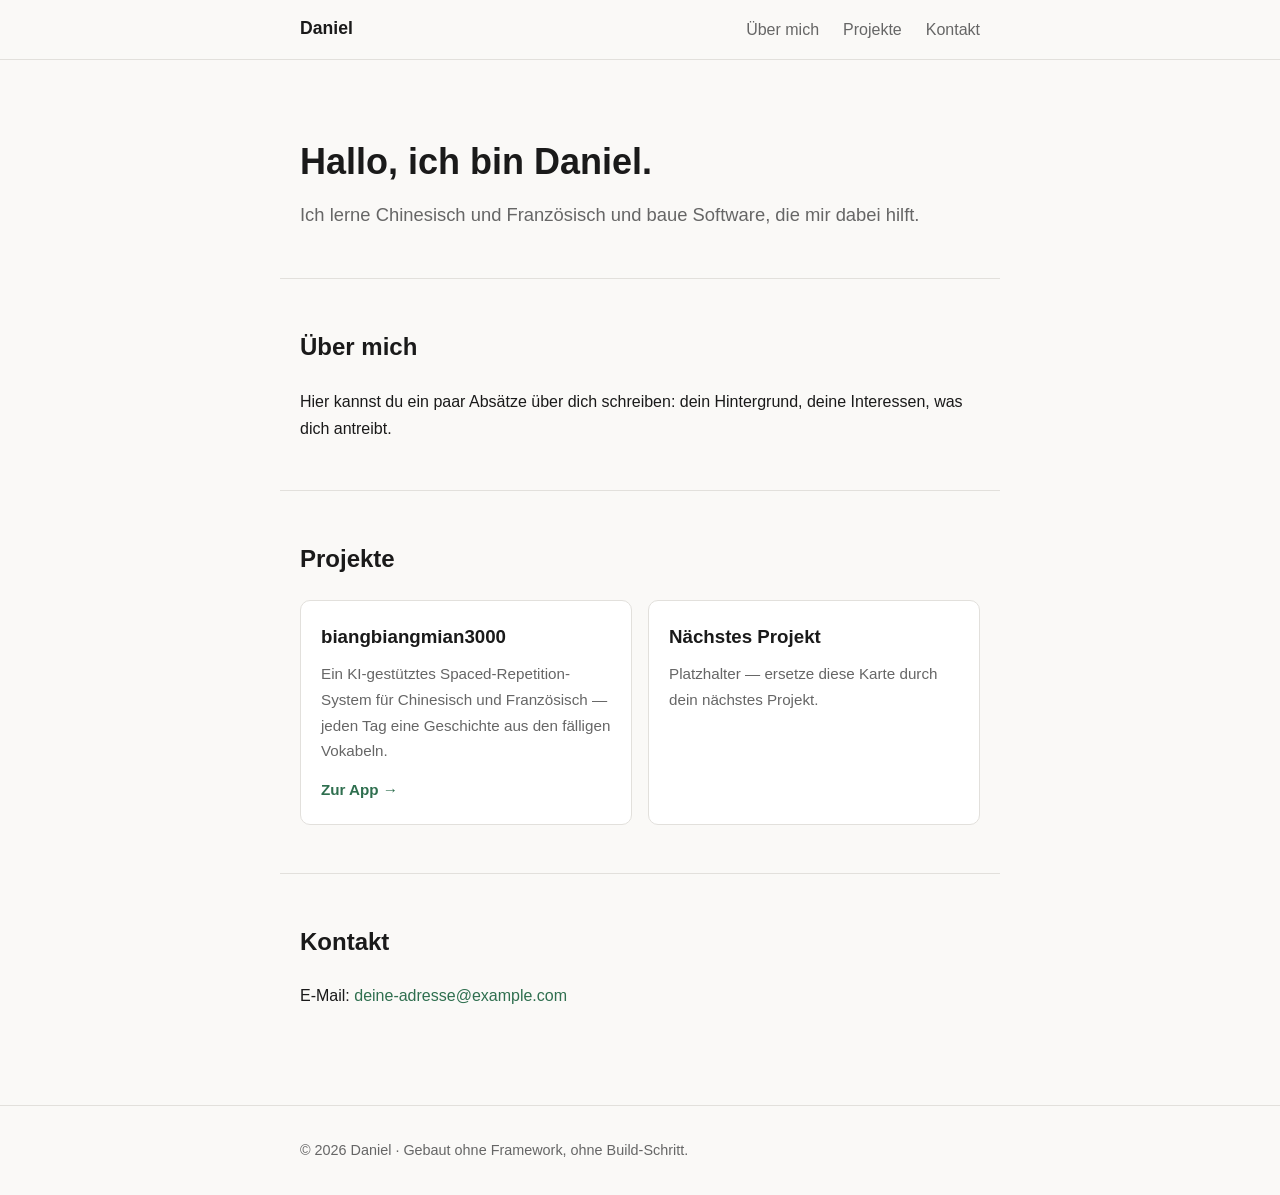
<file: homepage/index.html>
<!DOCTYPE html>
<html lang="de">
<head>
    <meta charset="UTF-8">
    <meta name="viewport" content="width=device-width, initial-scale=1.0">
    <title>Daniel — Persönliche Seite</title>
    <meta name="description" content="Persönliche Homepage von Daniel">
    <link rel="stylesheet" href="style.css">
    <!-- Favicon：一个内联 emoji，之后可以换成自己的图标文件 -->
    <link rel="icon" href="data:image/svg+xml,<svg xmlns=%22http://www.w3.org/2000/svg%22 viewBox=%220 0 100 100%22><text y=%22.9em%22 font-size=%2290%22>🏔️</text></svg>">
</head>
<body>

    <!-- ===== 顶部导航 ===== -->
    <header class="site-header">
        <nav class="nav container">
            <a href="/" class="nav-logo">Daniel</a>
            <ul class="nav-links">
                <li><a href="#about">Über mich</a></li>
                <li><a href="#projects">Projekte</a></li>
                <li><a href="#contact">Kontakt</a></li>
            </ul>
        </nav>
    </header>

    <main>

        <!-- ===== Hero：访客看到的第一屏 ===== -->
        <section class="hero container">
            <h1>Hallo, ich bin Daniel.</h1>
            <p class="hero-subtitle">
                <!-- 在这里用一两句话介绍自己：你是谁、你在做什么 -->
                Ich lerne Chinesisch und Französisch und baue Software, die mir dabei hilft.
            </p>
        </section>

        <!-- ===== 关于我 ===== -->
        <section id="about" class="section container">
            <h2>Über mich</h2>
            <p>
                <!-- 占位内容——替换成你自己的介绍 -->
                Hier kannst du ein paar Absätze über dich schreiben: dein Hintergrund,
                deine Interessen, was dich antreibt.
            </p>
        </section>

        <!-- ===== 项目 ===== -->
        <section id="projects" class="section container">
            <h2>Projekte</h2>
            <div class="card-grid">
                <!-- 每个项目一张卡片；复制 <article> 块即可添加新项目 -->
                <article class="card">
                    <h3>biangbiangmian3000</h3>
                    <p>Ein KI-gestütztes Spaced-Repetition-System für Chinesisch und Französisch —
                       jeden Tag eine Geschichte aus den fälligen Vokabeln.</p>
                    <a href="https://powerdaniel3000.duckdns.org" class="card-link">Zur App →</a>
                </article>
                <article class="card">
                    <h3>Nächstes Projekt</h3>
                    <p>Platzhalter — ersetze diese Karte durch dein nächstes Projekt.</p>
                </article>
            </div>
        </section>

        <!-- ===== 联系方式 ===== -->
        <section id="contact" class="section container">
            <h2>Kontakt</h2>
            <p>
                <!-- 想公开哪个联系方式就写哪个；不想公开就删掉整个 section -->
                E-Mail: <a href="mailto:deine-adresse@example.com">deine-adresse@example.com</a>
            </p>
        </section>

    </main>

    <footer class="site-footer">
        <div class="container">
            <p>© <span id="year">2026</span> Daniel · Gebaut ohne Framework, ohne Build-Schritt.</p>
        </div>
    </footer>

    <script src="script.js"></script>
</body>
</html>
</file>
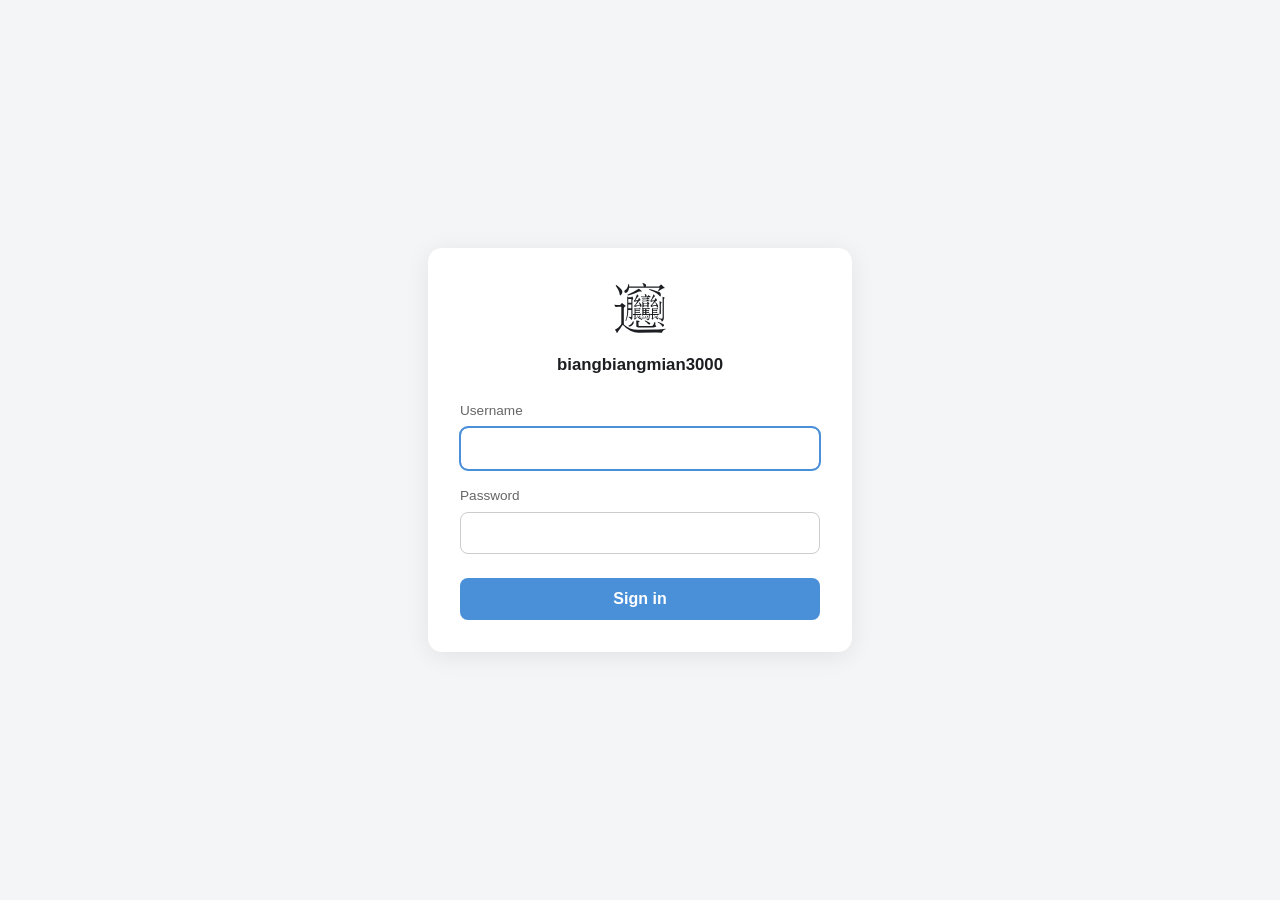
<file: static/login.html>
<!DOCTYPE html>
<html lang="en">
<head>
<meta charset="utf-8">
<meta name="viewport" content="width=device-width, initial-scale=1, viewport-fit=cover">
<title>biangbiangmian3000 — Login</title>
<link rel="icon" href="/static/logo.svg" type="image/svg+xml">
<link rel="apple-touch-icon" href="/static/logo.svg">
<style>
  :root { color-scheme: light dark; }
  body {
    margin: 0; min-height: 100vh;
    display: flex; align-items: center; justify-content: center;
    font: 16px/1.5 -apple-system, BlinkMacSystemFont, "Segoe UI", sans-serif;
    background: #f4f5f7; color: #1c1e21;
  }
  .card {
    width: min(360px, calc(100vw - 3rem));
    padding: 2rem; border-radius: 14px;
    background: #fff; box-shadow: 0 4px 24px rgba(0,0,0,.08);
  }
  /* 应用名 19 个字符，1.25rem 粗体在 360px 的卡片里会换行，故缩到 1.05rem。 */
  h1 { margin: 0 0 1.5rem; font-size: 1.05rem; text-align: center; }
  /* 𰻞 标志（#780）：img 引用 SVG，配色由 logo.svg 内部的 prefers-color-scheme
     处理，与本页上面那组暗色规则一致（卡片背景深 → 字形转白）。 */
  .logo { display: block; width: 56px; height: 56px; margin: 0 auto 1rem; }
  label { display: block; margin-bottom: 1rem; font-size: .85rem; color: #666; }
  input {
    display: block; width: 100%; box-sizing: border-box;
    margin-top: .35rem; padding: .7rem .8rem;
    font-size: 1rem; color: inherit;
    border: 1px solid #ccc; border-radius: 8px; background: #fff;
  }
  input:focus { outline: 2px solid #4a90d9; outline-offset: -1px; border-color: #4a90d9; }
  button {
    width: 100%; padding: .75rem; margin-top: .5rem;
    font-size: 1rem; font-weight: 600; color: #fff;
    background: #4a90d9; border: 0; border-radius: 8px; cursor: pointer;
  }
  button:active { background: #3b76b3; }
  .error {
    margin: 0 0 1rem; padding: .6rem .8rem; border-radius: 8px;
    font-size: .85rem; color: #a3232b; background: #fdecee;
  }
  @media (prefers-color-scheme: dark) {
    body { background: #16181c; color: #e6e6e6; }
    .card { background: #232629; box-shadow: none; }
    label { color: #9aa0a6; }
    input { background: #1a1c1f; border-color: #3a3d42; }
    .error { color: #ff9ba1; background: #3a2326; }
  }
</style>
</head>
<body>
  <main class="card">
    <img class="logo" src="/static/logo.svg" alt="" width="56" height="56">
    <h1>biangbiangmian3000</h1>
    <!-- Rendered server-side: the placeholder below is replaced with an error
         banner when ?error=1, and removed otherwise (see main.py). -->
    <!--ERROR-->
    <!-- Both fields with explicit autocomplete tokens are what makes iOS
         Keychain / Safari offer to save and later autofill the password —
         the whole reason this form exists instead of HTTP Basic Auth (#666). -->
    <form method="post" action="/login">
      <label>Username
        <input type="text" name="username" autocomplete="username"
               autocapitalize="none" autocorrect="off" spellcheck="false" required autofocus>
      </label>
      <label>Password
        <input type="password" name="password" autocomplete="current-password" required>
      </label>
      <button type="submit">Sign in</button>
    </form>
  </main>
</body>
</html>
</file>
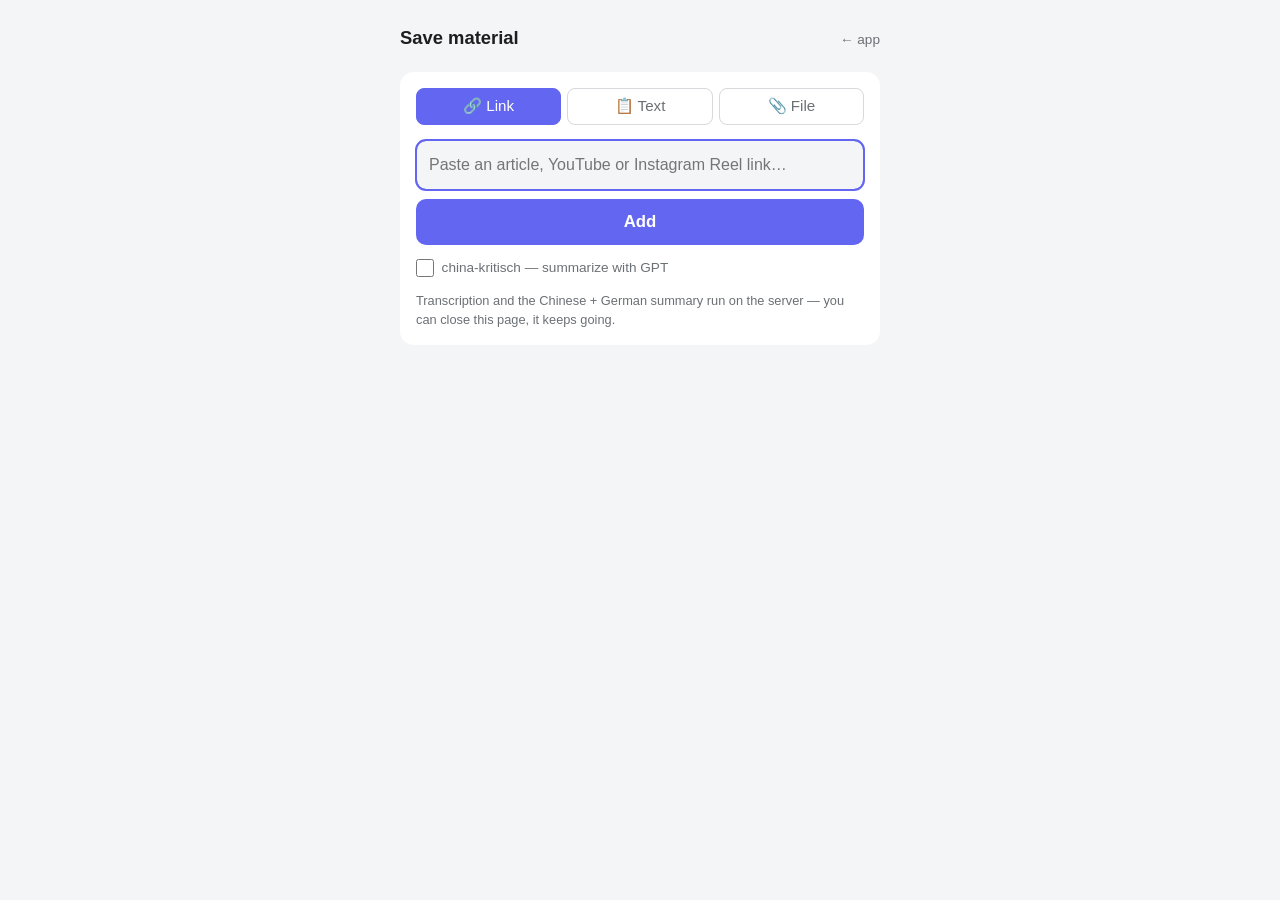
<file: static/save.html>
<!DOCTYPE html>
<html lang="en">
<head>
<meta charset="utf-8">
<meta name="viewport" content="width=device-width, initial-scale=1, viewport-fit=cover">
<title>Save material</title>
<link rel="icon" href="/static/logo.svg" type="image/svg+xml">
<link rel="apple-touch-icon" href="/static/logo.svg">
<!-- Saved to the iPhone home screen this opens without Safari's chrome (#681). -->
<meta name="apple-mobile-web-app-capable" content="yes">
<meta name="apple-mobile-web-app-title" content="Save">
<meta name="theme-color" content="#6366f1">
<style>
  :root { color-scheme: light dark; --bg:#f4f5f7; --card:#fff; --fg:#1c1e21; --muted:#6b7075;
          --line:#d7d9dd; --accent:#6366f1; --ok:#1f7a44; --err:#a3232b;
          --ok-bg:#e6f4ec; --err-bg:#fdecee; }
  @media (prefers-color-scheme: dark) {
    :root { --bg:#16181c; --card:#232629; --fg:#e6e6e6; --muted:#9aa0a6;
            --line:#3a3d42; --ok:#6ed49b; --err:#ff9ba1;
            --ok-bg:#1d3328; --err-bg:#3a2326; }
  }
  * { box-sizing: border-box; }
  body {
    margin: 0; min-height: 100vh; padding: 1.5rem 1rem calc(1.5rem + env(safe-area-inset-bottom));
    font: 16px/1.5 -apple-system, BlinkMacSystemFont, "Segoe UI", sans-serif;
    background: var(--bg); color: var(--fg);
  }
  main { max-width: 480px; margin: 0 auto; }
  header { display: flex; align-items: baseline; justify-content: space-between; margin-bottom: 1.25rem; }
  h1 { margin: 0; font-size: 1.15rem; }
  header a { color: var(--muted); font-size: .85rem; text-decoration: none; }
  .card { padding: 1rem; border-radius: 14px; background: var(--card); }
  .tabs { display: flex; gap: .4rem; margin-bottom: .9rem; }
  .tabs button {
    flex: 1; padding: .55rem; font-size: .95rem; color: var(--muted);
    background: transparent; border: 1px solid var(--line); border-radius: 8px; cursor: pointer;
  }
  .tabs button[aria-pressed=true] { color: #fff; background: var(--accent); border-color: var(--accent); }
  input[type=text], textarea {
    display: block; width: 100%; padding: .75rem;
    /* iOS zooms the page in when a focused field is under 16px */
    font: inherit; font-size: 1rem; color: inherit;
    border: 1px solid var(--line); border-radius: 10px; background: var(--bg);
  }
  input[type=text]:focus, textarea:focus { outline: 2px solid var(--accent); outline-offset: -1px; border-color: var(--accent); }
  textarea { min-height: 9rem; resize: vertical; margin-top: .5rem; }
  button.go {
    width: 100%; padding: .8rem; margin-top: .6rem;
    font-size: 1.05rem; font-weight: 600;
    color: #fff; background: var(--accent); border: 0; border-radius: 10px; cursor: pointer;
  }
  button.go:active { filter: brightness(.92); }
  ul { list-style: none; margin: 1rem 0 0; padding: 0; }
  li {
    padding: .6rem .8rem; margin-bottom: .4rem; border-radius: 10px;
    background: var(--card); font-size: .9rem;
  }
  li .what { display: block; font-weight: 600; overflow-wrap: anywhere; }
  li .msg { color: var(--muted); overflow-wrap: anywhere; }
  li.done { background: var(--ok-bg); } li.done .msg { color: var(--ok); }
  li.error { background: var(--err-bg); } li.error .msg { color: var(--err); }
  .hint { margin: .8rem 0 0; font-size: .8rem; color: var(--muted); }
  .china { display: flex; align-items: center; gap: .5rem; margin-top: .8rem;
           font-size: .85rem; color: var(--muted); cursor: pointer; }
  .china input { width: 1.1rem; height: 1.1rem; margin: 0; }
</style>
</head>
<body>
<main>
  <header>
    <h1>Save material</h1>
    <a href="/">← app</a>
  </header>

  <div class="card">
    <div class="tabs">
      <button id="tab-link" aria-pressed="true">🔗 Link</button>
      <button id="tab-text" aria-pressed="false">📋 Text</button>
      <button id="tab-file" aria-pressed="false">📎 File</button>
    </div>

    <div id="pane-link">
      <input type="text" id="url" placeholder="Paste an article, YouTube or Instagram Reel link…"
             inputmode="url" autocomplete="off" autocapitalize="none"
             autocorrect="off" spellcheck="false" enterkeyhint="done" autofocus>
      <button class="go" id="go-link">Add</button>
    </div>

    <div id="pane-text" style="display:none">
      <textarea id="text" placeholder="Paste the article body…" style="margin-top:0"></textarea>
      <!-- #833: all optional. Whatever is left blank the server reads out of
           the pasted body itself with one cheap AI call, so on the phone the
           usual move is "paste the text, hit Add" and nothing else. -->
      <input type="text" id="source-url" placeholder="Original link (optional)"
             inputmode="url" autocomplete="off" autocapitalize="none"
             autocorrect="off" spellcheck="false" style="margin-top:.5rem">
      <input type="text" id="title" placeholder="Title (optional — read from the text)"
             autocomplete="off" style="margin-top:.5rem">
      <input type="text" id="author" placeholder="Author (optional — read from the text)"
             autocomplete="off" style="margin-top:.5rem">
      <button class="go" id="go-text">Add</button>
    </div>

    <!-- #835: .txt / .md / .pdf / .docx. The file's text goes through the
         very same ingest_text() the paste box uses; only the source differs. -->
    <div id="pane-file" style="display:none">
      <input type="file" id="file" accept=".txt,.md,.markdown,.pdf,.docx">
      <input type="text" id="file-source-url" placeholder="Original link (optional)"
             inputmode="url" autocomplete="off" autocapitalize="none"
             autocorrect="off" spellcheck="false" style="margin-top:.5rem">
      <input type="text" id="file-title" placeholder="Title (optional — filename is used)"
             autocomplete="off" style="margin-top:.5rem">
      <input type="text" id="file-author" placeholder="Author (optional — read from the text)"
             autocomplete="off" style="margin-top:.5rem">
      <button class="go" id="go-file">Add</button>
    </div>

    <!-- #731: DeepSeek waters down China-critical material without saying so,
         so this flag makes the server's API summary fallback use GPT instead.
         Shared by both tabs and cleared after every submit — the cheap model
         is right for almost everything, and a sticky box would quietly spend
         GPT money on all of it. -->
    <label class="china"><input type="checkbox" id="china"> china-kritisch — summarize with GPT</label>

    <p class="hint" id="hint">Transcription and the Chinese + German summary run on the
      server — you can close this page, it keeps going.</p>
  </div>

  <ul id="queue"></ul>
</main>

<script src="/static/shared.js?v=5"></script>
<script>
  // Standalone knowledge-base page (#681), the /add counterpart for material.
  // Deliberately does NOT load app.js — the point is a link that opens
  // instantly on the phone when sharing an article from another app. All the
  // real work goes through ingestKnowledge() in shared.js, so this page and
  // the app's Knowledge tab can never drift apart.
  const items = [];   // newest first
  const queue = document.getElementById('queue');
  const url = document.getElementById('url');
  const title = document.getElementById('title');
  const author = document.getElementById('author');
  const sourceUrl = document.getElementById('source-url');
  const text = document.getElementById('text');

  const TABS = ['link', 'text', 'file'];
  const FOCUS = { link: url, text: text, file: null };
  for (const t of TABS) {
    document.getElementById(`tab-${t}`).onclick = () => {
      for (const other of TABS) {
        document.getElementById(`tab-${other}`).setAttribute('aria-pressed', String(other === t));
        document.getElementById(`pane-${other}`).style.display = other === t ? '' : 'none';
      }
      // The file picker gets no autofocus — focusing it does nothing useful
      // and on iOS can pop the picker open unasked.
      FOCUS[t]?.focus();
    };
  }

  function render() {
    queue.replaceChildren(...items.map(it => {
      const li = document.createElement('li');
      li.className = it.state;
      const w = document.createElement('span');
      w.className = 'what';
      w.textContent = it.what;
      const m = document.createElement('span');
      m.className = 'msg';
      m.textContent = it.text;
      li.append(w, m);
      return li;
    }));
  }

  const china = document.getElementById('china');

  async function submit(payload, what) {
    // Clear immediately — the next link can be pasted while this one runs.
    const item = { what, state: 'running', text: 'Adding…' };
    items.unshift(item);
    render();
    try {
      const res = await ingestKnowledge(payload);
      item.state = 'done';
      item.text = res?.status === 'already_exists'
        ? 'Already in your library.'
        : '✓ added — processing on the server';
    } catch (e) {
      // Paywalled/JS-only pages fail extraction on purpose rather than storing
      // a stub; the Text tab is the way out, so point at it.
      item.state = 'error';
      item.text = (e.message || 'Failed') + ' — try the 📋 Text tab.';
    }
    render();
  }

  document.getElementById('go-link').onclick = () => {
    const v = url.value.trim();
    if (!v) return;
    url.value = '';
    url.focus();
    submit({ url: v, china_critical: china.checked }, v);
    china.checked = false;
  };
  url.addEventListener('keydown', e => {
    if (e.key === 'Enter') document.getElementById('go-link').click();
  });

  document.getElementById('go-text').onclick = () => {
    const body = text.value.trim();
    if (!body) return;
    const payload = {
      text: body,
      title: title.value.trim(),
      author: author.value.trim(),
      source_url: sourceUrl.value.trim(),
      china_critical: china.checked,
    };
    // The queue line needs a label right now, before the server has told us
    // what it read out of the text — first line of the body is the honest
    // stand-in for "the thing I just pasted".
    const label = payload.title || body.split('\n').map(l => l.trim()).find(l => l) || 'Pasted text';
    for (const el of [title, author, sourceUrl, text]) el.value = '';
    text.focus();
    submit(payload, label);
    china.checked = false;
  };

  const fileInput = document.getElementById('file');
  document.getElementById('go-file').onclick = async () => {
    const f = fileInput.files?.[0];
    if (!f) return;
    const fields = {
      title: document.getElementById('file-title').value.trim(),
      author: document.getElementById('file-author').value.trim(),
      source_url: document.getElementById('file-source-url').value.trim(),
      china_critical: china.checked,
    };
    const item = { what: f.name, state: 'running', text: 'Uploading…' };
    items.unshift(item);
    render();
    for (const id of ['file-title', 'file-author', 'file-source-url']) {
      document.getElementById(id).value = '';
    }
    fileInput.value = '';
    china.checked = false;
    try {
      const res = await ingestKnowledgeFile(f, fields);
      item.state = 'done';
      item.text = res?.status === 'already_exists'
        ? 'Already in your library.'
        : '✓ added — processing on the server';
    } catch (e) {
      item.state = 'error';
      item.text = e.message || 'Failed';
    }
    render();
  };
</script>
</body>
</html>
</file>
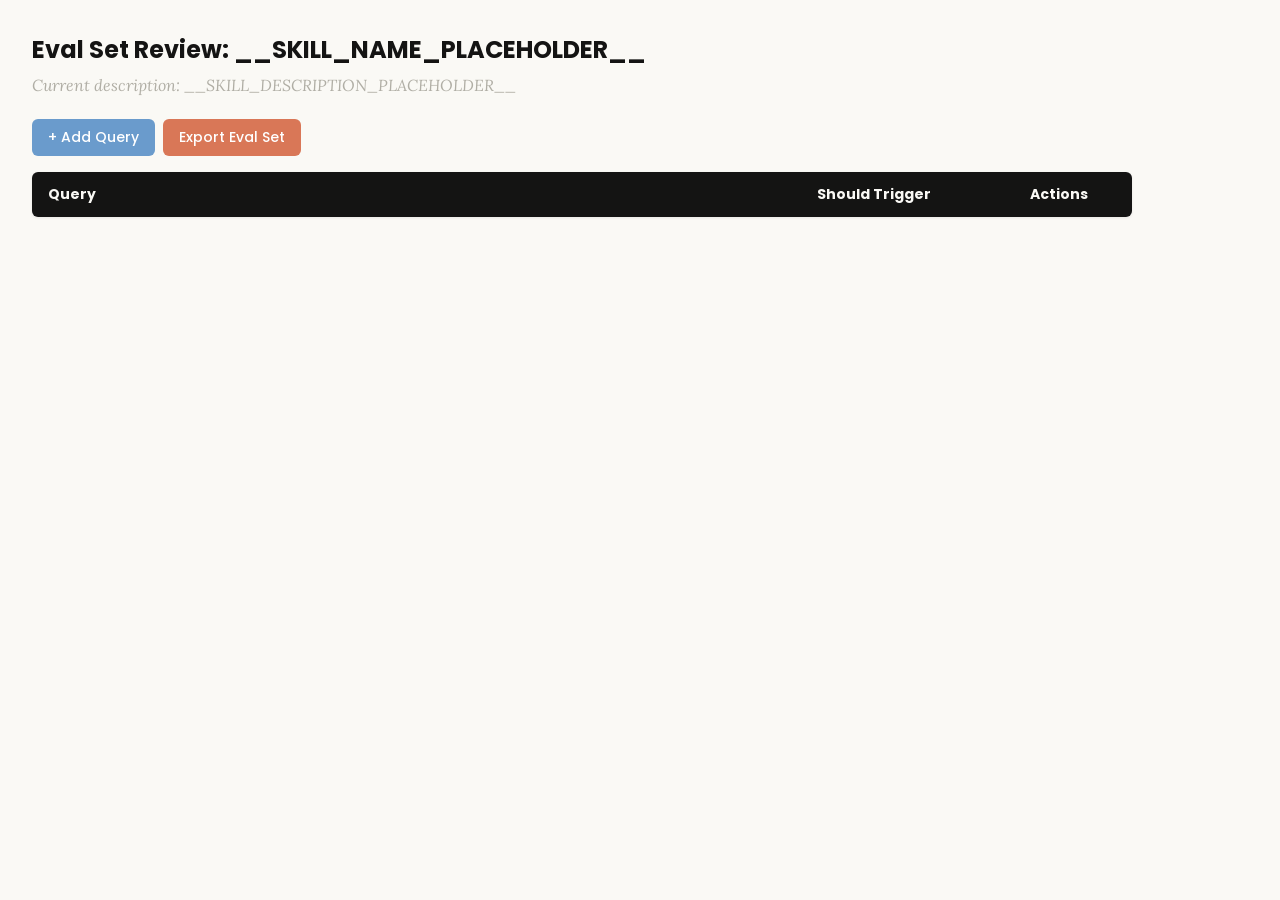
<file: .claude/skills/skill-creator/skills/skill-creator/assets/eval_review.html>
<!DOCTYPE html>
<html lang="en">
<head>
  <meta charset="UTF-8">
  <meta name="viewport" content="width=device-width, initial-scale=1.0">
  <title>Eval Set Review - __SKILL_NAME_PLACEHOLDER__</title>
  <link rel="preconnect" href="https://fonts.googleapis.com">
  <link rel="preconnect" href="https://fonts.gstatic.com" crossorigin>
  <link href="https://fonts.googleapis.com/css2?family=Poppins:wght@500;600&family=Lora:wght@400;500&display=swap" rel="stylesheet">
  <style>
    * { box-sizing: border-box; margin: 0; padding: 0; }
    body { font-family: 'Lora', Georgia, serif; background: #faf9f5; padding: 2rem; color: #141413; }
    h1 { font-family: 'Poppins', sans-serif; margin-bottom: 0.5rem; font-size: 1.5rem; }
    .description { color: #b0aea5; margin-bottom: 1.5rem; font-style: italic; max-width: 900px; }
    .controls { margin-bottom: 1rem; display: flex; gap: 0.5rem; }
    .btn { font-family: 'Poppins', sans-serif; padding: 0.5rem 1rem; border: none; border-radius: 6px; cursor: pointer; font-size: 0.875rem; font-weight: 500; }
    .btn-add { background: #6a9bcc; color: white; }
    .btn-add:hover { background: #5889b8; }
    .btn-export { background: #d97757; color: white; }
    .btn-export:hover { background: #c4613f; }
    table { width: 100%; max-width: 1100px; border-collapse: collapse; background: white; border-radius: 6px; overflow: hidden; box-shadow: 0 1px 3px rgba(0,0,0,0.08); }
    th { font-family: 'Poppins', sans-serif; background: #141413; color: #faf9f5; padding: 0.75rem 1rem; text-align: left; font-size: 0.875rem; }
    td { padding: 0.75rem 1rem; border-bottom: 1px solid #e8e6dc; vertical-align: top; }
    tr:nth-child(even) td { background: #faf9f5; }
    tr:hover td { background: #f3f1ea; }
    .section-header td { background: #e8e6dc; font-family: 'Poppins', sans-serif; font-weight: 500; font-size: 0.8rem; color: #141413; text-transform: uppercase; letter-spacing: 0.05em; }
    .query-input { width: 100%; padding: 0.4rem; border: 1px solid #e8e6dc; border-radius: 4px; font-size: 0.875rem; font-family: 'Lora', Georgia, serif; resize: vertical; min-height: 60px; }
    .query-input:focus { outline: none; border-color: #d97757; box-shadow: 0 0 0 2px rgba(217,119,87,0.15); }
    .toggle { position: relative; display: inline-block; width: 44px; height: 24px; }
    .toggle input { opacity: 0; width: 0; height: 0; }
    .toggle .slider { position: absolute; inset: 0; background: #b0aea5; border-radius: 24px; cursor: pointer; transition: 0.2s; }
    .toggle .slider::before { content: ""; position: absolute; width: 18px; height: 18px; left: 3px; bottom: 3px; background: white; border-radius: 50%; transition: 0.2s; }
    .toggle input:checked + .slider { background: #d97757; }
    .toggle input:checked + .slider::before { transform: translateX(20px); }
    .btn-delete { background: #c44; color: white; padding: 0.3rem 0.6rem; border: none; border-radius: 4px; cursor: pointer; font-size: 0.75rem; font-family: 'Poppins', sans-serif; }
    .btn-delete:hover { background: #a33; }
    .summary { margin-top: 1rem; color: #b0aea5; font-size: 0.875rem; }
  </style>
</head>
<body>
  <h1>Eval Set Review: <span id="skill-name">__SKILL_NAME_PLACEHOLDER__</span></h1>
  <p class="description">Current description: <span id="skill-desc">__SKILL_DESCRIPTION_PLACEHOLDER__</span></p>

  <div class="controls">
    <button class="btn btn-add" onclick="addRow()">+ Add Query</button>
    <button class="btn btn-export" onclick="exportEvalSet()">Export Eval Set</button>
  </div>

  <table>
    <thead>
      <tr>
        <th style="width:65%">Query</th>
        <th style="width:18%">Should Trigger</th>
        <th style="width:10%">Actions</th>
      </tr>
    </thead>
    <tbody id="eval-body"></tbody>
  </table>

  <p class="summary" id="summary"></p>

  <script>
    const EVAL_DATA = __EVAL_DATA_PLACEHOLDER__;

    let evalItems = [...EVAL_DATA];

    function render() {
      const tbody = document.getElementById('eval-body');
      tbody.innerHTML = '';

      // Sort: should-trigger first, then should-not-trigger
      const sorted = evalItems
        .map((item, origIdx) => ({ ...item, origIdx }))
        .sort((a, b) => (b.should_trigger ? 1 : 0) - (a.should_trigger ? 1 : 0));

      let lastGroup = null;
      sorted.forEach(item => {
        const group = item.should_trigger ? 'trigger' : 'no-trigger';
        if (group !== lastGroup) {
          const headerRow = document.createElement('tr');
          headerRow.className = 'section-header';
          headerRow.innerHTML = `<td colspan="3">${item.should_trigger ? 'Should Trigger' : 'Should NOT Trigger'}</td>`;
          tbody.appendChild(headerRow);
          lastGroup = group;
        }

        const idx = item.origIdx;
        const tr = document.createElement('tr');
        tr.innerHTML = `
          <td><textarea class="query-input" onchange="updateQuery(${idx}, this.value)">${escapeHtml(item.query)}</textarea></td>
          <td>
            <label class="toggle">
              <input type="checkbox" ${item.should_trigger ? 'checked' : ''} onchange="updateTrigger(${idx}, this.checked)">
              <span class="slider"></span>
            </label>
            <span style="margin-left:8px;font-size:0.8rem;color:#b0aea5">${item.should_trigger ? 'Yes' : 'No'}</span>
          </td>
          <td><button class="btn-delete" onclick="deleteRow(${idx})">Delete</button></td>
        `;
        tbody.appendChild(tr);
      });
      updateSummary();
    }

    function escapeHtml(text) {
      const div = document.createElement('div');
      div.textContent = text;
      return div.innerHTML;
    }

    function updateQuery(idx, value) { evalItems[idx].query = value; updateSummary(); }
    function updateTrigger(idx, value) { evalItems[idx].should_trigger = value; render(); }
    function deleteRow(idx) { evalItems.splice(idx, 1); render(); }

    function addRow() {
      evalItems.push({ query: '', should_trigger: true });
      render();
      const inputs = document.querySelectorAll('.query-input');
      inputs[inputs.length - 1].focus();
    }

    function updateSummary() {
      const trigger = evalItems.filter(i => i.should_trigger).length;
      const noTrigger = evalItems.filter(i => !i.should_trigger).length;
      document.getElementById('summary').textContent =
        `${evalItems.length} queries total: ${trigger} should trigger, ${noTrigger} should not trigger`;
    }

    function exportEvalSet() {
      const valid = evalItems.filter(i => i.query.trim() !== '');
      const data = valid.map(i => ({ query: i.query.trim(), should_trigger: i.should_trigger }));
      const blob = new Blob([JSON.stringify(data, null, 2)], { type: 'application/json' });
      const url = URL.createObjectURL(blob);
      const a = document.createElement('a');
      a.href = url;
      a.download = 'eval_set.json';
      document.body.appendChild(a);
      a.click();
      document.body.removeChild(a);
      URL.revokeObjectURL(url);
    }

    render();
  </script>
</body>
</html>
</file>
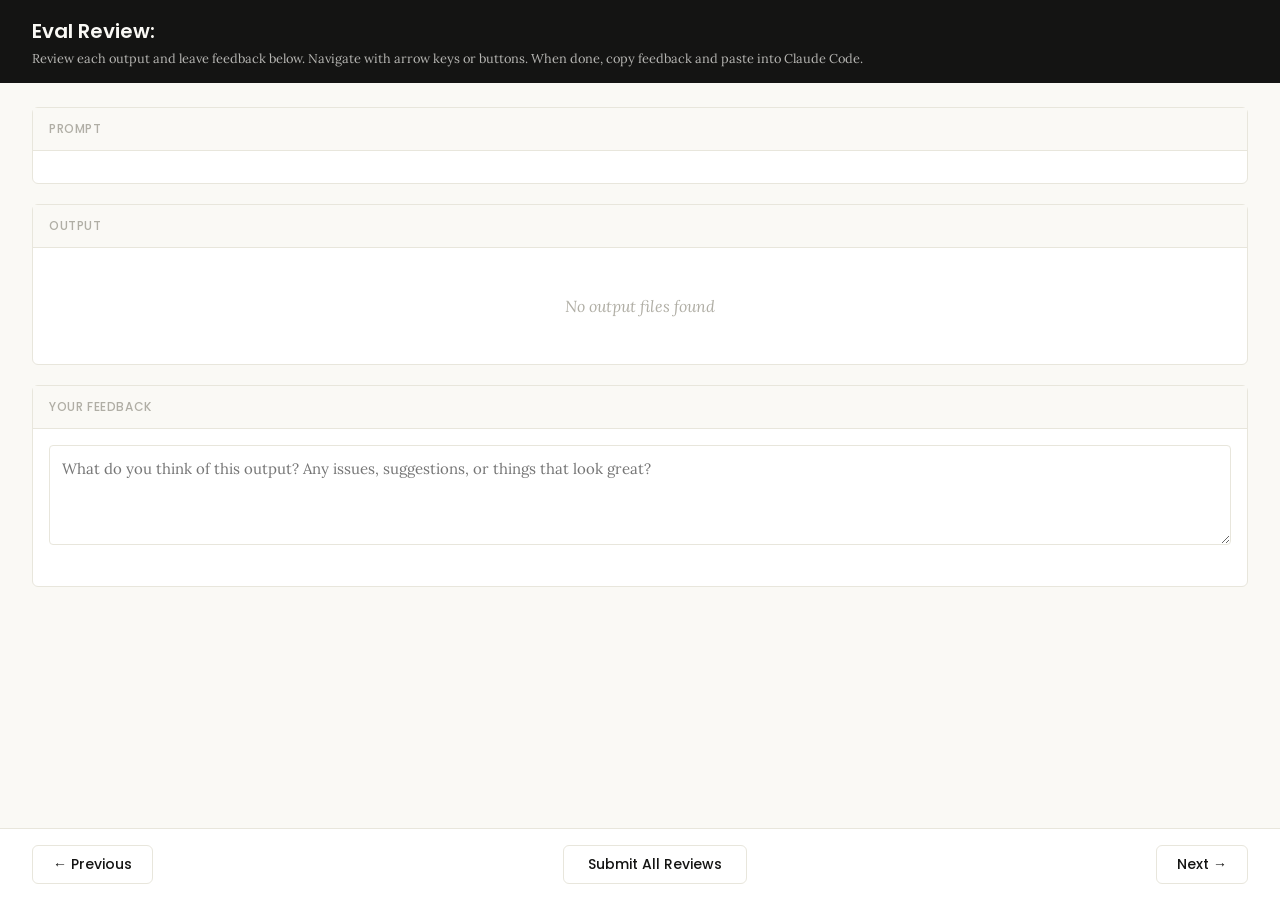
<file: .claude/skills/skill-creator/skills/skill-creator/eval-viewer/viewer.html>
<!DOCTYPE html>
<html lang="en">
<head>
  <meta charset="UTF-8">
  <meta name="viewport" content="width=device-width, initial-scale=1.0">
  <title>Eval Review</title>
  <link rel="preconnect" href="https://fonts.googleapis.com">
  <link rel="preconnect" href="https://fonts.gstatic.com" crossorigin>
  <link href="https://fonts.googleapis.com/css2?family=Poppins:wght@500;600&family=Lora:wght@400;500&display=swap" rel="stylesheet">
  <script src="https://cdn.sheetjs.com/xlsx-0.20.3/package/dist/xlsx.full.min.js" integrity="sha384-EnyY0/GSHQGSxSgMwaIPzSESbqoOLSexfnSMN2AP+39Ckmn92stwABZynq1JyzdT" crossorigin="anonymous"></script>
  <style>
    :root {
      --bg: #faf9f5;
      --surface: #ffffff;
      --border: #e8e6dc;
      --text: #141413;
      --text-muted: #b0aea5;
      --accent: #d97757;
      --accent-hover: #c4613f;
      --green: #788c5d;
      --green-bg: #eef2e8;
      --red: #c44;
      --red-bg: #fceaea;
      --header-bg: #141413;
      --header-text: #faf9f5;
      --radius: 6px;
    }

    * { box-sizing: border-box; margin: 0; padding: 0; }

    body {
      font-family: 'Lora', Georgia, serif;
      background: var(--bg);
      color: var(--text);
      height: 100vh;
      display: flex;
      flex-direction: column;
    }

    /* ---- Header ---- */
    .header {
      background: var(--header-bg);
      color: var(--header-text);
      padding: 1rem 2rem;
      display: flex;
      justify-content: space-between;
      align-items: center;
      flex-shrink: 0;
    }
    .header h1 {
      font-family: 'Poppins', sans-serif;
      font-size: 1.25rem;
      font-weight: 600;
    }
    .header .instructions {
      font-size: 0.8rem;
      opacity: 0.7;
      margin-top: 0.25rem;
    }
    .header .progress {
      font-size: 0.875rem;
      opacity: 0.8;
      text-align: right;
    }

    /* ---- Main content ---- */
    .main {
      flex: 1;
      overflow-y: auto;
      padding: 1.5rem 2rem;
      display: flex;
      flex-direction: column;
      gap: 1.25rem;
    }

    /* ---- Sections ---- */
    .section {
      background: var(--surface);
      border: 1px solid var(--border);
      border-radius: var(--radius);
      flex-shrink: 0;
    }
    .section-header {
      font-family: 'Poppins', sans-serif;
      padding: 0.75rem 1rem;
      font-size: 0.75rem;
      font-weight: 500;
      text-transform: uppercase;
      letter-spacing: 0.05em;
      color: var(--text-muted);
      border-bottom: 1px solid var(--border);
      background: var(--bg);
    }
    .section-body {
      padding: 1rem;
    }

    /* ---- Config badge ---- */
    .config-badge {
      display: inline-block;
      padding: 0.2rem 0.625rem;
      border-radius: 9999px;
      font-family: 'Poppins', sans-serif;
      font-size: 0.6875rem;
      font-weight: 600;
      text-transform: uppercase;
      letter-spacing: 0.03em;
      margin-left: 0.75rem;
      vertical-align: middle;
    }
    .config-badge.config-primary {
      background: rgba(33, 150, 243, 0.12);
      color: #1976d2;
    }
    .config-badge.config-baseline {
      background: rgba(255, 193, 7, 0.15);
      color: #f57f17;
    }

    /* ---- Prompt ---- */
    .prompt-text {
      white-space: pre-wrap;
      font-size: 0.9375rem;
      line-height: 1.6;
    }

    /* ---- Outputs ---- */
    .output-file {
      border: 1px solid var(--border);
      border-radius: var(--radius);
      overflow: hidden;
    }
    .output-file + .output-file {
      margin-top: 1rem;
    }
    .output-file-header {
      padding: 0.5rem 0.75rem;
      font-size: 0.8rem;
      font-weight: 600;
      color: var(--text-muted);
      background: var(--bg);
      border-bottom: 1px solid var(--border);
      font-family: 'SF Mono', SFMono-Regular, Consolas, 'Liberation Mono', Menlo, monospace;
      display: flex;
      justify-content: space-between;
      align-items: center;
    }
    .output-file-header .dl-btn {
      font-size: 0.7rem;
      color: var(--accent);
      text-decoration: none;
      cursor: pointer;
      font-family: -apple-system, BlinkMacSystemFont, 'Segoe UI', sans-serif;
      font-weight: 500;
      opacity: 0.8;
    }
    .output-file-header .dl-btn:hover {
      opacity: 1;
      text-decoration: underline;
    }
    .output-file-content {
      padding: 0.75rem;
      overflow-x: auto;
    }
    .output-file-content pre {
      font-size: 0.8125rem;
      line-height: 1.5;
      white-space: pre-wrap;
      word-break: break-word;
      font-family: 'SF Mono', SFMono-Regular, Consolas, 'Liberation Mono', Menlo, monospace;
    }
    .output-file-content img {
      max-width: 100%;
      height: auto;
      border-radius: 4px;
    }
    .output-file-content iframe {
      width: 100%;
      height: 600px;
      border: none;
    }
    .output-file-content table {
      border-collapse: collapse;
      font-size: 0.8125rem;
      width: 100%;
    }
    .output-file-content table td,
    .output-file-content table th {
      border: 1px solid var(--border);
      padding: 0.375rem 0.5rem;
      text-align: left;
    }
    .output-file-content table th {
      background: var(--bg);
      font-weight: 600;
    }
    .output-file-content .download-link {
      display: inline-flex;
      align-items: center;
      gap: 0.5rem;
      padding: 0.5rem 1rem;
      background: var(--bg);
      border: 1px solid var(--border);
      border-radius: 4px;
      color: var(--accent);
      text-decoration: none;
      font-size: 0.875rem;
      cursor: pointer;
    }
    .output-file-content .download-link:hover {
      background: var(--border);
    }
    .empty-state {
      color: var(--text-muted);
      font-style: italic;
      padding: 2rem;
      text-align: center;
    }

    /* ---- Feedback ---- */
    .prev-feedback {
      background: var(--bg);
      border: 1px solid var(--border);
      border-radius: 4px;
      padding: 0.625rem 0.75rem;
      margin-top: 0.75rem;
      font-size: 0.8125rem;
      color: var(--text-muted);
      line-height: 1.5;
    }
    .prev-feedback-label {
      font-size: 0.7rem;
      font-weight: 600;
      text-transform: uppercase;
      letter-spacing: 0.04em;
      margin-bottom: 0.25rem;
      color: var(--text-muted);
    }
    .feedback-textarea {
      width: 100%;
      min-height: 100px;
      padding: 0.75rem;
      border: 1px solid var(--border);
      border-radius: 4px;
      font-family: inherit;
      font-size: 0.9375rem;
      line-height: 1.5;
      resize: vertical;
      color: var(--text);
    }
    .feedback-textarea:focus {
      outline: none;
      border-color: var(--accent);
      box-shadow: 0 0 0 3px rgba(37, 99, 235, 0.1);
    }
    .feedback-status {
      font-size: 0.75rem;
      color: var(--text-muted);
      margin-top: 0.5rem;
      min-height: 1.1em;
    }

    /* ---- Grades (collapsible) ---- */
    .grades-toggle {
      display: flex;
      align-items: center;
      cursor: pointer;
      user-select: none;
    }
    .grades-toggle:hover {
      color: var(--accent);
    }
    .grades-toggle .arrow {
      margin-right: 0.5rem;
      transition: transform 0.15s;
      font-size: 0.75rem;
    }
    .grades-toggle .arrow.open {
      transform: rotate(90deg);
    }
    .grades-content {
      display: none;
      margin-top: 0.75rem;
    }
    .grades-content.open {
      display: block;
    }
    .grades-summary {
      font-size: 0.875rem;
      margin-bottom: 0.75rem;
      display: flex;
      align-items: center;
      gap: 0.5rem;
    }
    .grade-badge {
      display: inline-block;
      padding: 0.125rem 0.5rem;
      border-radius: 9999px;
      font-size: 0.75rem;
      font-weight: 600;
    }
    .grade-pass { background: var(--green-bg); color: var(--green); }
    .grade-fail { background: var(--red-bg); color: var(--red); }
    .assertion-list {
      list-style: none;
    }
    .assertion-item {
      padding: 0.625rem 0;
      border-bottom: 1px solid var(--border);
      font-size: 0.8125rem;
    }
    .assertion-item:last-child { border-bottom: none; }
    .assertion-status {
      font-weight: 600;
      margin-right: 0.5rem;
    }
    .assertion-status.pass { color: var(--green); }
    .assertion-status.fail { color: var(--red); }
    .assertion-evidence {
      color: var(--text-muted);
      font-size: 0.75rem;
      margin-top: 0.25rem;
      padding-left: 1.5rem;
    }

    /* ---- View tabs ---- */
    .view-tabs {
      display: flex;
      gap: 0;
      padding: 0 2rem;
      background: var(--bg);
      border-bottom: 1px solid var(--border);
      flex-shrink: 0;
    }
    .view-tab {
      font-family: 'Poppins', sans-serif;
      padding: 0.625rem 1.25rem;
      font-size: 0.8125rem;
      font-weight: 500;
      cursor: pointer;
      border: none;
      background: none;
      color: var(--text-muted);
      border-bottom: 2px solid transparent;
      transition: all 0.15s;
    }
    .view-tab:hover { color: var(--text); }
    .view-tab.active {
      color: var(--accent);
      border-bottom-color: var(--accent);
    }
    .view-panel { display: none; }
    .view-panel.active { display: flex; flex-direction: column; flex: 1; overflow: hidden; }

    /* ---- Benchmark view ---- */
    .benchmark-view {
      padding: 1.5rem 2rem;
      overflow-y: auto;
      flex: 1;
    }
    .benchmark-table {
      border-collapse: collapse;
      background: var(--surface);
      border: 1px solid var(--border);
      border-radius: var(--radius);
      font-size: 0.8125rem;
      width: 100%;
      margin-bottom: 1.5rem;
    }
    .benchmark-table th, .benchmark-table td {
      padding: 0.625rem 0.75rem;
      text-align: left;
      border: 1px solid var(--border);
    }
    .benchmark-table th {
      font-family: 'Poppins', sans-serif;
      background: var(--header-bg);
      color: var(--header-text);
      font-weight: 500;
      font-size: 0.75rem;
      text-transform: uppercase;
      letter-spacing: 0.04em;
    }
    .benchmark-table tr:hover { background: var(--bg); }
    .benchmark-table tr.benchmark-row-with { background: rgba(33, 150, 243, 0.06); }
    .benchmark-table tr.benchmark-row-without { background: rgba(255, 193, 7, 0.06); }
    .benchmark-table tr.benchmark-row-with:hover { background: rgba(33, 150, 243, 0.12); }
    .benchmark-table tr.benchmark-row-without:hover { background: rgba(255, 193, 7, 0.12); }
    .benchmark-table tr.benchmark-row-avg { font-weight: 600; border-top: 2px solid var(--border); }
    .benchmark-table tr.benchmark-row-avg.benchmark-row-with { background: rgba(33, 150, 243, 0.12); }
    .benchmark-table tr.benchmark-row-avg.benchmark-row-without { background: rgba(255, 193, 7, 0.12); }
    .benchmark-delta-positive { color: var(--green); font-weight: 600; }
    .benchmark-delta-negative { color: var(--red); font-weight: 600; }
    .benchmark-notes {
      background: var(--surface);
      border: 1px solid var(--border);
      border-radius: var(--radius);
      padding: 1rem;
    }
    .benchmark-notes h3 {
      font-family: 'Poppins', sans-serif;
      font-size: 0.875rem;
      margin-bottom: 0.75rem;
    }
    .benchmark-notes ul {
      list-style: disc;
      padding-left: 1.25rem;
    }
    .benchmark-notes li {
      font-size: 0.8125rem;
      line-height: 1.6;
      margin-bottom: 0.375rem;
    }
    .benchmark-empty {
      color: var(--text-muted);
      font-style: italic;
      text-align: center;
      padding: 3rem;
    }

    /* ---- Navigation ---- */
    .nav {
      display: flex;
      justify-content: space-between;
      align-items: center;
      padding: 1rem 2rem;
      border-top: 1px solid var(--border);
      background: var(--surface);
      flex-shrink: 0;
    }
    .nav-btn {
      font-family: 'Poppins', sans-serif;
      padding: 0.5rem 1.25rem;
      border: 1px solid var(--border);
      border-radius: var(--radius);
      background: var(--surface);
      cursor: pointer;
      font-size: 0.875rem;
      font-weight: 500;
      color: var(--text);
      transition: all 0.15s;
    }
    .nav-btn:hover:not(:disabled) {
      background: var(--bg);
      border-color: var(--text-muted);
    }
    .nav-btn:disabled {
      opacity: 0.4;
      cursor: not-allowed;
    }
    .done-btn {
      font-family: 'Poppins', sans-serif;
      padding: 0.5rem 1.5rem;
      border: 1px solid var(--border);
      border-radius: var(--radius);
      background: var(--surface);
      color: var(--text);
      cursor: pointer;
      font-size: 0.875rem;
      font-weight: 500;
      transition: all 0.15s;
    }
    .done-btn:hover {
      background: var(--bg);
      border-color: var(--text-muted);
    }
    .done-btn.ready {
      border: none;
      background: var(--accent);
      color: white;
      font-weight: 600;
    }
    .done-btn.ready:hover {
      background: var(--accent-hover);
    }
    /* ---- Done overlay ---- */
    .done-overlay {
      display: none;
      position: fixed;
      inset: 0;
      background: rgba(0, 0, 0, 0.5);
      z-index: 100;
      justify-content: center;
      align-items: center;
    }
    .done-overlay.visible {
      display: flex;
    }
    .done-card {
      background: var(--surface);
      border-radius: 12px;
      padding: 2rem 3rem;
      text-align: center;
      box-shadow: 0 20px 60px rgba(0, 0, 0, 0.3);
      max-width: 500px;
    }
    .done-card h2 {
      font-size: 1.5rem;
      margin-bottom: 0.5rem;
    }
    .done-card p {
      color: var(--text-muted);
      margin-bottom: 1.5rem;
      line-height: 1.5;
    }
    .done-card .btn-row {
      display: flex;
      gap: 0.5rem;
      justify-content: center;
    }
    .done-card button {
      padding: 0.5rem 1.25rem;
      border: 1px solid var(--border);
      border-radius: var(--radius);
      background: var(--surface);
      cursor: pointer;
      font-size: 0.875rem;
    }
    .done-card button:hover {
      background: var(--bg);
    }
    /* ---- Toast ---- */
    .toast {
      position: fixed;
      bottom: 5rem;
      left: 50%;
      transform: translateX(-50%);
      background: var(--header-bg);
      color: var(--header-text);
      padding: 0.625rem 1.25rem;
      border-radius: var(--radius);
      font-size: 0.875rem;
      opacity: 0;
      transition: opacity 0.3s;
      pointer-events: none;
      z-index: 200;
    }
    .toast.visible {
      opacity: 1;
    }
  </style>
</head>
<body>
  <div id="app" style="height:100vh; display:flex; flex-direction:column;">
    <div class="header">
      <div>
        <h1>Eval Review: <span id="skill-name"></span></h1>
        <div class="instructions">Review each output and leave feedback below. Navigate with arrow keys or buttons. When done, copy feedback and paste into Claude Code.</div>
      </div>
      <div class="progress" id="progress"></div>
    </div>

    <!-- View tabs (only shown when benchmark data exists) -->
    <div class="view-tabs" id="view-tabs" style="display:none;">
      <button class="view-tab active" onclick="switchView('outputs')">Outputs</button>
      <button class="view-tab" onclick="switchView('benchmark')">Benchmark</button>
    </div>

    <!-- Outputs panel (qualitative review) -->
    <div class="view-panel active" id="panel-outputs">
    <div class="main">
      <!-- Prompt -->
      <div class="section">
        <div class="section-header">Prompt <span class="config-badge" id="config-badge" style="display:none;"></span></div>
        <div class="section-body">
          <div class="prompt-text" id="prompt-text"></div>
        </div>
      </div>

      <!-- Outputs -->
      <div class="section">
        <div class="section-header">Output</div>
        <div class="section-body" id="outputs-body">
          <div class="empty-state">No output files found</div>
        </div>
      </div>

      <!-- Previous Output (collapsible) -->
      <div class="section" id="prev-outputs-section" style="display:none;">
        <div class="section-header">
          <div class="grades-toggle" onclick="togglePrevOutputs()">
            <span class="arrow" id="prev-outputs-arrow">&#9654;</span>
            Previous Output
          </div>
        </div>
        <div class="grades-content" id="prev-outputs-content"></div>
      </div>

      <!-- Grades (collapsible) -->
      <div class="section" id="grades-section" style="display:none;">
        <div class="section-header">
          <div class="grades-toggle" onclick="toggleGrades()">
            <span class="arrow" id="grades-arrow">&#9654;</span>
            Formal Grades
          </div>
        </div>
        <div class="grades-content" id="grades-content"></div>
      </div>

      <!-- Feedback -->
      <div class="section">
        <div class="section-header">Your Feedback</div>
        <div class="section-body">
          <textarea
            class="feedback-textarea"
            id="feedback"
            placeholder="What do you think of this output? Any issues, suggestions, or things that look great?"
          ></textarea>
          <div class="feedback-status" id="feedback-status"></div>
          <div class="prev-feedback" id="prev-feedback" style="display:none;">
            <div class="prev-feedback-label">Previous feedback</div>
            <div id="prev-feedback-text"></div>
          </div>
        </div>
      </div>
    </div>

    <div class="nav" id="outputs-nav">
      <button class="nav-btn" id="prev-btn" onclick="navigate(-1)">&#8592; Previous</button>
      <button class="done-btn" id="done-btn" onclick="showDoneDialog()">Submit All Reviews</button>
      <button class="nav-btn" id="next-btn" onclick="navigate(1)">Next &#8594;</button>
    </div>
    </div><!-- end panel-outputs -->

    <!-- Benchmark panel (quantitative stats) -->
    <div class="view-panel" id="panel-benchmark">
      <div class="benchmark-view" id="benchmark-content">
        <div class="benchmark-empty">No benchmark data available. Run a benchmark to see quantitative results here.</div>
      </div>
    </div>
  </div>

  <!-- Done overlay -->
  <div class="done-overlay" id="done-overlay">
    <div class="done-card">
      <h2>Review Complete</h2>
      <p>Your feedback has been saved. Go back to your Claude Code session and tell Claude you're done reviewing.</p>
      <div class="btn-row">
        <button onclick="closeDoneDialog()">OK</button>
      </div>
    </div>
  </div>

  <!-- Toast -->
  <div class="toast" id="toast"></div>

  <script>
    // ---- Embedded data (injected by generate_review.py) ----
    /*__EMBEDDED_DATA__*/

    // ---- State ----
    let feedbackMap = {};  // run_id -> feedback text
    let currentIndex = 0;
    let visitedRuns = new Set();

    // ---- Init ----
    async function init() {
      // Load saved feedback from server — but only if this isn't a fresh
      // iteration (indicated by previous_feedback being present). When
      // previous feedback exists, the feedback.json on disk is stale from
      // the prior iteration and should not pre-fill the textareas.
      const hasPrevious = Object.keys(EMBEDDED_DATA.previous_feedback || {}).length > 0
        || Object.keys(EMBEDDED_DATA.previous_outputs || {}).length > 0;
      if (!hasPrevious) {
        try {
          const resp = await fetch("/api/feedback");
          const data = await resp.json();
          if (data.reviews) {
            for (const r of data.reviews) feedbackMap[r.run_id] = r.feedback;
          }
        } catch { /* first run, no feedback yet */ }
      }

      document.getElementById("skill-name").textContent = EMBEDDED_DATA.skill_name;
      showRun(0);

      // Wire up feedback auto-save
      const textarea = document.getElementById("feedback");
      let saveTimeout = null;
      textarea.addEventListener("input", () => {
        clearTimeout(saveTimeout);
        document.getElementById("feedback-status").textContent = "";
        saveTimeout = setTimeout(() => saveCurrentFeedback(), 800);
      });
    }

    // ---- Navigation ----
    function navigate(delta) {
      const newIndex = currentIndex + delta;
      if (newIndex >= 0 && newIndex < EMBEDDED_DATA.runs.length) {
        saveCurrentFeedback();
        showRun(newIndex);
      }
    }

    function updateNavButtons() {
      document.getElementById("prev-btn").disabled = currentIndex === 0;
      document.getElementById("next-btn").disabled =
        currentIndex === EMBEDDED_DATA.runs.length - 1;
    }

    // ---- Show a run ----
    function showRun(index) {
      currentIndex = index;
      const run = EMBEDDED_DATA.runs[index];

      // Progress
      document.getElementById("progress").textContent =
        `${index + 1} of ${EMBEDDED_DATA.runs.length}`;

      // Prompt
      document.getElementById("prompt-text").textContent = run.prompt;

      // Config badge
      const badge = document.getElementById("config-badge");
      const configMatch = run.id.match(/(with_skill|without_skill|new_skill|old_skill)/);
      if (configMatch) {
        const config = configMatch[1];
        const isBaseline = config === "without_skill" || config === "old_skill";
        badge.textContent = config.replace(/_/g, " ");
        badge.className = "config-badge " + (isBaseline ? "config-baseline" : "config-primary");
        badge.style.display = "inline-block";
      } else {
        badge.style.display = "none";
      }

      // Outputs
      renderOutputs(run);

      // Previous outputs
      renderPrevOutputs(run);

      // Grades
      renderGrades(run);

      // Previous feedback
      const prevFb = (EMBEDDED_DATA.previous_feedback || {})[run.id];
      const prevEl = document.getElementById("prev-feedback");
      if (prevFb) {
        document.getElementById("prev-feedback-text").textContent = prevFb;
        prevEl.style.display = "block";
      } else {
        prevEl.style.display = "none";
      }

      // Feedback
      document.getElementById("feedback").value = feedbackMap[run.id] || "";
      document.getElementById("feedback-status").textContent = "";

      updateNavButtons();

      // Track visited runs and promote done button when all visited
      visitedRuns.add(index);
      const doneBtn = document.getElementById("done-btn");
      if (visitedRuns.size >= EMBEDDED_DATA.runs.length) {
        doneBtn.classList.add("ready");
      }

      // Scroll main content to top
      document.querySelector(".main").scrollTop = 0;
    }

    // ---- Render outputs ----
    function renderOutputs(run) {
      const container = document.getElementById("outputs-body");
      container.innerHTML = "";

      const outputs = run.outputs || [];
      if (outputs.length === 0) {
        container.innerHTML = '<div class="empty-state">No output files</div>';
        return;
      }

      for (const file of outputs) {
        const fileDiv = document.createElement("div");
        fileDiv.className = "output-file";

        // Always show file header with download link
        const header = document.createElement("div");
        header.className = "output-file-header";
        const nameSpan = document.createElement("span");
        nameSpan.textContent = file.name;
        header.appendChild(nameSpan);
        const dlBtn = document.createElement("a");
        dlBtn.className = "dl-btn";
        dlBtn.textContent = "Download";
        dlBtn.download = file.name;
        dlBtn.href = getDownloadUri(file);
        header.appendChild(dlBtn);
        fileDiv.appendChild(header);

        const content = document.createElement("div");
        content.className = "output-file-content";

        if (file.type === "text") {
          const pre = document.createElement("pre");
          pre.textContent = file.content;
          content.appendChild(pre);
        } else if (file.type === "image") {
          const img = document.createElement("img");
          img.src = file.data_uri;
          img.alt = file.name;
          content.appendChild(img);
        } else if (file.type === "pdf") {
          const iframe = document.createElement("iframe");
          iframe.src = file.data_uri;
          content.appendChild(iframe);
        } else if (file.type === "xlsx") {
          renderXlsx(content, file.data_b64);
        } else if (file.type === "binary") {
          const a = document.createElement("a");
          a.className = "download-link";
          a.href = file.data_uri;
          a.download = file.name;
          a.textContent = "Download " + file.name;
          content.appendChild(a);
        } else if (file.type === "error") {
          const pre = document.createElement("pre");
          pre.textContent = file.content;
          pre.style.color = "var(--red)";
          content.appendChild(pre);
        }

        fileDiv.appendChild(content);
        container.appendChild(fileDiv);
      }
    }

    // ---- XLSX rendering via SheetJS ----
    function renderXlsx(container, b64Data) {
      try {
        const raw = Uint8Array.from(atob(b64Data), c => c.charCodeAt(0));
        const wb = XLSX.read(raw, { type: "array" });

        for (let i = 0; i < wb.SheetNames.length; i++) {
          const sheetName = wb.SheetNames[i];
          const ws = wb.Sheets[sheetName];

          if (wb.SheetNames.length > 1) {
            const sheetLabel = document.createElement("div");
            sheetLabel.style.cssText =
              "font-weight:600; font-size:0.8rem; color:#b0aea5; margin-top:0.5rem; margin-bottom:0.25rem;";
            sheetLabel.textContent = "Sheet: " + sheetName;
            container.appendChild(sheetLabel);
          }

          const htmlStr = XLSX.utils.sheet_to_html(ws, { editable: false });
          const wrapper = document.createElement("div");
          wrapper.innerHTML = htmlStr;
          container.appendChild(wrapper);
        }
      } catch (err) {
        container.textContent = "Error rendering spreadsheet: " + err.message;
      }
    }

    // ---- Grades ----
    function renderGrades(run) {
      const section = document.getElementById("grades-section");
      const content = document.getElementById("grades-content");

      if (!run.grading) {
        section.style.display = "none";
        return;
      }

      const grading = run.grading;
      section.style.display = "block";
      // Reset to collapsed
      content.classList.remove("open");
      document.getElementById("grades-arrow").classList.remove("open");

      const summary = grading.summary || {};
      const expectations = grading.expectations || [];

      let html = '<div style="padding: 1rem;">';

      // Summary line
      const passRate = summary.pass_rate != null
        ? Math.round(summary.pass_rate * 100) + "%"
        : "?";
      const badgeClass = summary.pass_rate >= 0.8 ? "grade-pass" : summary.pass_rate >= 0.5 ? "" : "grade-fail";
      html += '<div class="grades-summary">';
      html += '<span class="grade-badge ' + badgeClass + '">' + passRate + '</span>';
      html += '<span>' + (summary.passed || 0) + ' passed, ' + (summary.failed || 0) + ' failed of ' + (summary.total || 0) + '</span>';
      html += '</div>';

      // Assertions list
      html += '<ul class="assertion-list">';
      for (const exp of expectations) {
        const statusClass = exp.passed ? "pass" : "fail";
        const statusIcon = exp.passed ? "\u2713" : "\u2717";
        html += '<li class="assertion-item">';
        html += '<span class="assertion-status ' + statusClass + '">' + statusIcon + '</span>';
        html += '<span>' + escapeHtml(exp.text) + '</span>';
        if (exp.evidence) {
          html += '<div class="assertion-evidence">' + escapeHtml(exp.evidence) + '</div>';
        }
        html += '</li>';
      }
      html += '</ul>';

      html += '</div>';
      content.innerHTML = html;
    }

    function toggleGrades() {
      const content = document.getElementById("grades-content");
      const arrow = document.getElementById("grades-arrow");
      content.classList.toggle("open");
      arrow.classList.toggle("open");
    }

    // ---- Previous outputs (collapsible) ----
    function renderPrevOutputs(run) {
      const section = document.getElementById("prev-outputs-section");
      const content = document.getElementById("prev-outputs-content");
      const prevOutputs = (EMBEDDED_DATA.previous_outputs || {})[run.id];

      if (!prevOutputs || prevOutputs.length === 0) {
        section.style.display = "none";
        return;
      }

      section.style.display = "block";
      // Reset to collapsed
      content.classList.remove("open");
      document.getElementById("prev-outputs-arrow").classList.remove("open");

      // Render the files into the content area
      content.innerHTML = "";
      const wrapper = document.createElement("div");
      wrapper.style.padding = "1rem";

      for (const file of prevOutputs) {
        const fileDiv = document.createElement("div");
        fileDiv.className = "output-file";

        const header = document.createElement("div");
        header.className = "output-file-header";
        const nameSpan = document.createElement("span");
        nameSpan.textContent = file.name;
        header.appendChild(nameSpan);
        const dlBtn = document.createElement("a");
        dlBtn.className = "dl-btn";
        dlBtn.textContent = "Download";
        dlBtn.download = file.name;
        dlBtn.href = getDownloadUri(file);
        header.appendChild(dlBtn);
        fileDiv.appendChild(header);

        const fc = document.createElement("div");
        fc.className = "output-file-content";

        if (file.type === "text") {
          const pre = document.createElement("pre");
          pre.textContent = file.content;
          fc.appendChild(pre);
        } else if (file.type === "image") {
          const img = document.createElement("img");
          img.src = file.data_uri;
          img.alt = file.name;
          fc.appendChild(img);
        } else if (file.type === "pdf") {
          const iframe = document.createElement("iframe");
          iframe.src = file.data_uri;
          fc.appendChild(iframe);
        } else if (file.type === "xlsx") {
          renderXlsx(fc, file.data_b64);
        } else if (file.type === "binary") {
          const a = document.createElement("a");
          a.className = "download-link";
          a.href = file.data_uri;
          a.download = file.name;
          a.textContent = "Download " + file.name;
          fc.appendChild(a);
        }

        fileDiv.appendChild(fc);
        wrapper.appendChild(fileDiv);
      }

      content.appendChild(wrapper);
    }

    function togglePrevOutputs() {
      const content = document.getElementById("prev-outputs-content");
      const arrow = document.getElementById("prev-outputs-arrow");
      content.classList.toggle("open");
      arrow.classList.toggle("open");
    }

    // ---- Feedback (saved to server -> feedback.json) ----
    function saveCurrentFeedback() {
      const run = EMBEDDED_DATA.runs[currentIndex];
      const text = document.getElementById("feedback").value;

      if (text.trim() === "") {
        delete feedbackMap[run.id];
      } else {
        feedbackMap[run.id] = text;
      }

      // Build reviews array from map
      const reviews = [];
      for (const [run_id, feedback] of Object.entries(feedbackMap)) {
        if (feedback.trim()) {
          reviews.push({ run_id, feedback, timestamp: new Date().toISOString() });
        }
      }

      fetch("/api/feedback", {
        method: "POST",
        headers: { "Content-Type": "application/json" },
        body: JSON.stringify({ reviews, status: "in_progress" }),
      }).then(() => {
        document.getElementById("feedback-status").textContent = "Saved";
      }).catch(() => {
        // Static mode or server unavailable — no-op on auto-save,
        // feedback will be downloaded on final submit
        document.getElementById("feedback-status").textContent = "Will download on submit";
      });
    }

    // ---- Done ----
    function showDoneDialog() {
      // Save current textarea to feedbackMap (but don't POST yet)
      const run = EMBEDDED_DATA.runs[currentIndex];
      const text = document.getElementById("feedback").value;
      if (text.trim() === "") {
        delete feedbackMap[run.id];
      } else {
        feedbackMap[run.id] = text;
      }

      // POST once with status: complete — include ALL runs so the model
      // can distinguish "no feedback" (looks good) from "not reviewed"
      const reviews = [];
      const ts = new Date().toISOString();
      for (const r of EMBEDDED_DATA.runs) {
        reviews.push({ run_id: r.id, feedback: feedbackMap[r.id] || "", timestamp: ts });
      }
      const payload = JSON.stringify({ reviews, status: "complete" }, null, 2);
      fetch("/api/feedback", {
        method: "POST",
        headers: { "Content-Type": "application/json" },
        body: payload,
      }).then(() => {
        document.getElementById("done-overlay").classList.add("visible");
      }).catch(() => {
        // Server not available (static mode) — download as file
        const blob = new Blob([payload], { type: "application/json" });
        const url = URL.createObjectURL(blob);
        const a = document.createElement("a");
        a.href = url;
        a.download = "feedback.json";
        a.click();
        URL.revokeObjectURL(url);
        document.getElementById("done-overlay").classList.add("visible");
      });
    }

    function closeDoneDialog() {
      // Reset status back to in_progress
      saveCurrentFeedback();
      document.getElementById("done-overlay").classList.remove("visible");
    }

    // ---- Toast ----
    function showToast(message) {
      const toast = document.getElementById("toast");
      toast.textContent = message;
      toast.classList.add("visible");
      setTimeout(() => toast.classList.remove("visible"), 2000);
    }

    // ---- Keyboard nav ----
    document.addEventListener("keydown", (e) => {
      // Don't capture when typing in textarea
      if (e.target.tagName === "TEXTAREA") return;

      if (e.key === "ArrowLeft" || e.key === "ArrowUp") {
        e.preventDefault();
        navigate(-1);
      } else if (e.key === "ArrowRight" || e.key === "ArrowDown") {
        e.preventDefault();
        navigate(1);
      }
    });

    // ---- Util ----
    function getDownloadUri(file) {
      if (file.data_uri) return file.data_uri;
      if (file.data_b64) return "data:application/octet-stream;base64," + file.data_b64;
      if (file.type === "text") return "data:text/plain;charset=utf-8," + encodeURIComponent(file.content);
      return "#";
    }

    function escapeHtml(text) {
      const div = document.createElement("div");
      div.textContent = text;
      return div.innerHTML;
    }

    // ---- View switching ----
    function switchView(view) {
      document.querySelectorAll(".view-tab").forEach(t => t.classList.remove("active"));
      document.querySelectorAll(".view-panel").forEach(p => p.classList.remove("active"));
      document.querySelector(`[onclick="switchView('${view}')"]`).classList.add("active");
      document.getElementById("panel-" + view).classList.add("active");
    }

    // ---- Benchmark rendering ----
    function renderBenchmark() {
      const data = EMBEDDED_DATA.benchmark;
      if (!data) return;

      // Show the tabs
      document.getElementById("view-tabs").style.display = "flex";

      const container = document.getElementById("benchmark-content");
      const summary = data.run_summary || {};
      const metadata = data.metadata || {};
      const notes = data.notes || [];

      let html = "";

      // Header
      html += "<h2 style='font-family: Poppins, sans-serif; margin-bottom: 0.5rem;'>Benchmark Results</h2>";
      html += "<p style='color: var(--text-muted); font-size: 0.875rem; margin-bottom: 1.25rem;'>";
      if (metadata.skill_name) html += "<strong>" + escapeHtml(metadata.skill_name) + "</strong> &mdash; ";
      if (metadata.timestamp) html += metadata.timestamp + " &mdash; ";
      if (metadata.evals_run) html += "Evals: " + metadata.evals_run.join(", ") + " &mdash; ";
      html += (metadata.runs_per_configuration || "?") + " runs per configuration";
      html += "</p>";

      // Summary table
      html += '<table class="benchmark-table">';

      function fmtStat(stat, pct) {
        if (!stat) return "—";
        const suffix = pct ? "%" : "";
        const m = pct ? (stat.mean * 100).toFixed(0) : stat.mean.toFixed(1);
        const s = pct ? (stat.stddev * 100).toFixed(0) : stat.stddev.toFixed(1);
        return m + suffix + " ± " + s + suffix;
      }

      function deltaClass(val) {
        if (!val) return "";
        const n = parseFloat(val);
        if (n > 0) return "benchmark-delta-positive";
        if (n < 0) return "benchmark-delta-negative";
        return "";
      }

      // Discover config names dynamically (everything except "delta")
      const configs = Object.keys(summary).filter(k => k !== "delta");
      const configA = configs[0] || "config_a";
      const configB = configs[1] || "config_b";
      const labelA = configA.replace(/_/g, " ").replace(/\b\w/g, c => c.toUpperCase());
      const labelB = configB.replace(/_/g, " ").replace(/\b\w/g, c => c.toUpperCase());
      const a = summary[configA] || {};
      const b = summary[configB] || {};
      const delta = summary.delta || {};

      html += "<thead><tr><th>Metric</th><th>" + escapeHtml(labelA) + "</th><th>" + escapeHtml(labelB) + "</th><th>Delta</th></tr></thead>";
      html += "<tbody>";

      html += "<tr><td><strong>Pass Rate</strong></td>";
      html += "<td>" + fmtStat(a.pass_rate, true) + "</td>";
      html += "<td>" + fmtStat(b.pass_rate, true) + "</td>";
      html += '<td class="' + deltaClass(delta.pass_rate) + '">' + (delta.pass_rate || "—") + "</td></tr>";

      // Time (only show row if data exists)
      if (a.time_seconds || b.time_seconds) {
        html += "<tr><td><strong>Time (s)</strong></td>";
        html += "<td>" + fmtStat(a.time_seconds, false) + "</td>";
        html += "<td>" + fmtStat(b.time_seconds, false) + "</td>";
        html += '<td class="' + deltaClass(delta.time_seconds) + '">' + (delta.time_seconds ? delta.time_seconds + "s" : "—") + "</td></tr>";
      }

      // Tokens (only show row if data exists)
      if (a.tokens || b.tokens) {
        html += "<tr><td><strong>Tokens</strong></td>";
        html += "<td>" + fmtStat(a.tokens, false) + "</td>";
        html += "<td>" + fmtStat(b.tokens, false) + "</td>";
        html += '<td class="' + deltaClass(delta.tokens) + '">' + (delta.tokens || "—") + "</td></tr>";
      }

      html += "</tbody></table>";

      // Per-eval breakdown (if runs data available)
      const runs = data.runs || [];
      if (runs.length > 0) {
        const evalIds = [...new Set(runs.map(r => r.eval_id))].sort((a, b) => a - b);

        html += "<h3 style='font-family: Poppins, sans-serif; margin-bottom: 0.75rem;'>Per-Eval Breakdown</h3>";

        const hasTime = runs.some(r => r.result && r.result.time_seconds != null);
        const hasErrors = runs.some(r => r.result && r.result.errors > 0);

        for (const evalId of evalIds) {
          const evalRuns = runs.filter(r => r.eval_id === evalId);
          const evalName = evalRuns[0] && evalRuns[0].eval_name ? evalRuns[0].eval_name : "Eval " + evalId;

          html += "<h4 style='font-family: Poppins, sans-serif; margin: 1rem 0 0.5rem; color: var(--text);'>" + escapeHtml(evalName) + "</h4>";
          html += '<table class="benchmark-table">';
          html += "<thead><tr><th>Config</th><th>Run</th><th>Pass Rate</th>";
          if (hasTime) html += "<th>Time (s)</th>";
          if (hasErrors) html += "<th>Crashes During Execution</th>";
          html += "</tr></thead>";
          html += "<tbody>";

          // Group by config and render with average rows
          const configGroups = [...new Set(evalRuns.map(r => r.configuration))];
          for (let ci = 0; ci < configGroups.length; ci++) {
            const config = configGroups[ci];
            const configRuns = evalRuns.filter(r => r.configuration === config);
            if (configRuns.length === 0) continue;

            const rowClass = ci === 0 ? "benchmark-row-with" : "benchmark-row-without";
            const configLabel = config.replace(/_/g, " ").replace(/\b\w/g, c => c.toUpperCase());

            for (const run of configRuns) {
              const r = run.result || {};
              const prClass = r.pass_rate >= 0.8 ? "benchmark-delta-positive" : r.pass_rate < 0.5 ? "benchmark-delta-negative" : "";
              html += '<tr class="' + rowClass + '">';
              html += "<td>" + configLabel + "</td>";
              html += "<td>" + run.run_number + "</td>";
              html += '<td class="' + prClass + '">' + ((r.pass_rate || 0) * 100).toFixed(0) + "% (" + (r.passed || 0) + "/" + (r.total || 0) + ")</td>";
              if (hasTime) html += "<td>" + (r.time_seconds != null ? r.time_seconds.toFixed(1) : "—") + "</td>";
              if (hasErrors) html += "<td>" + (r.errors || 0) + "</td>";
              html += "</tr>";
            }

            // Average row
            const rates = configRuns.map(r => (r.result || {}).pass_rate || 0);
            const avgRate = rates.reduce((a, b) => a + b, 0) / rates.length;
            const avgPrClass = avgRate >= 0.8 ? "benchmark-delta-positive" : avgRate < 0.5 ? "benchmark-delta-negative" : "";
            html += '<tr class="benchmark-row-avg ' + rowClass + '">';
            html += "<td>" + configLabel + "</td>";
            html += "<td>Avg</td>";
            html += '<td class="' + avgPrClass + '">' + (avgRate * 100).toFixed(0) + "%</td>";
            if (hasTime) {
              const times = configRuns.map(r => (r.result || {}).time_seconds).filter(t => t != null);
              html += "<td>" + (times.length ? (times.reduce((a, b) => a + b, 0) / times.length).toFixed(1) : "—") + "</td>";
            }
            if (hasErrors) html += "<td></td>";
            html += "</tr>";
          }
          html += "</tbody></table>";

          // Per-assertion detail for this eval
          const runsWithExpectations = {};
          for (const config of configGroups) {
            runsWithExpectations[config] = evalRuns.filter(r => r.configuration === config && r.expectations && r.expectations.length > 0);
          }
          const hasAnyExpectations = Object.values(runsWithExpectations).some(runs => runs.length > 0);
          if (hasAnyExpectations) {
            // Collect all unique assertion texts across all configs
            const allAssertions = [];
            const seen = new Set();
            for (const config of configGroups) {
              for (const run of runsWithExpectations[config]) {
                for (const exp of (run.expectations || [])) {
                  if (!seen.has(exp.text)) {
                    seen.add(exp.text);
                    allAssertions.push(exp.text);
                  }
                }
              }
            }

            html += '<table class="benchmark-table" style="margin-top: 0.5rem;">';
            html += "<thead><tr><th>Assertion</th>";
            for (const config of configGroups) {
              const label = config.replace(/_/g, " ").replace(/\b\w/g, c => c.toUpperCase());
              html += "<th>" + escapeHtml(label) + "</th>";
            }
            html += "</tr></thead><tbody>";

            for (const assertionText of allAssertions) {
              html += "<tr><td>" + escapeHtml(assertionText) + "</td>";

              for (const config of configGroups) {
                html += "<td>";
                for (const run of runsWithExpectations[config]) {
                  const exp = (run.expectations || []).find(e => e.text === assertionText);
                  if (exp) {
                    const cls = exp.passed ? "benchmark-delta-positive" : "benchmark-delta-negative";
                    const icon = exp.passed ? "\u2713" : "\u2717";
                    html += '<span class="' + cls + '" title="Run ' + run.run_number + ': ' + escapeHtml(exp.evidence || "") + '">' + icon + "</span> ";
                  } else {
                    html += "— ";
                  }
                }
                html += "</td>";
              }
              html += "</tr>";
            }
            html += "</tbody></table>";
          }
        }
      }

      // Notes
      if (notes.length > 0) {
        html += '<div class="benchmark-notes">';
        html += "<h3>Analysis Notes</h3>";
        html += "<ul>";
        for (const note of notes) {
          html += "<li>" + escapeHtml(note) + "</li>";
        }
        html += "</ul></div>";
      }

      container.innerHTML = html;
    }

    // ---- Start ----
    init();
    renderBenchmark();
  </script>
</body>
</html>
</file>
<file: homepage/style.css>
/* ============================================================
   个人主页样式
   设计原则：CSS 变量集中管理颜色 → 想换配色只改 :root 一处；
   自动跟随系统深浅色模式；移动端优先，无框架、无构建步骤。
   ============================================================ */

/* ---------- 颜色与字体变量（浅色模式默认值） ---------- */
:root {
    --bg: #faf9f7;
    --bg-card: #ffffff;
    --text: #1a1a1a;
    --text-muted: #666666;
    --accent: #2f6f4f;          /* 主题色——链接、强调；换一个颜色整站跟着变 */
    --border: #e2e0dc;
    --max-width: 720px;         /* 正文栏宽；窄栏更好读 */
    --font: -apple-system, BlinkMacSystemFont, "Segoe UI", Roboto,
            "Helvetica Neue", Arial, sans-serif;
}

/* 深色模式：跟随系统设置自动切换 */
@media (prefers-color-scheme: dark) {
    :root {
        --bg: #17181a;
        --bg-card: #1f2124;
        --text: #e8e6e3;
        --text-muted: #9a9a9a;
        --accent: #6fbf94;
        --border: #33363a;
    }
}

/* ---------- 基础 ---------- */
* {
    margin: 0;
    padding: 0;
    box-sizing: border-box;
}

html {
    scroll-behavior: smooth;    /* 点导航锚点时平滑滚动 */
}

body {
    font-family: var(--font);
    background: var(--bg);
    color: var(--text);
    line-height: 1.7;
}

.container {
    max-width: var(--max-width);
    margin: 0 auto;
    padding: 0 1.25rem;
}

a {
    color: var(--accent);
    text-decoration: none;
}

a:hover {
    text-decoration: underline;
}

/* ---------- 顶部导航 ---------- */
.site-header {
    border-bottom: 1px solid var(--border);
    position: sticky;
    top: 0;
    background: var(--bg);
    z-index: 10;
}

.nav {
    display: flex;
    align-items: center;
    justify-content: space-between;
    padding-top: 0.9rem;
    padding-bottom: 0.9rem;
}

.nav-logo {
    font-weight: 700;
    font-size: 1.1rem;
    color: var(--text);
}

.nav-links {
    display: flex;
    gap: 1.5rem;
    list-style: none;
}

.nav-links a {
    color: var(--text-muted);
}

.nav-links a:hover {
    color: var(--accent);
    text-decoration: none;
}

/* ---------- Hero ---------- */
.hero {
    padding: 5rem 1.25rem 3rem;
}

.hero h1 {
    font-size: 2.25rem;
    line-height: 1.2;
    margin-bottom: 1rem;
}

.hero-subtitle {
    font-size: 1.15rem;
    color: var(--text-muted);
    max-width: 34em;
}

/* ---------- 通用 section ---------- */
.section {
    padding-top: 3rem;
    padding-bottom: 3rem;
    border-top: 1px solid var(--border);
}

.section h2 {
    font-size: 1.5rem;
    margin-bottom: 1.25rem;
}

/* ---------- 项目卡片 ---------- */
.card-grid {
    display: grid;
    grid-template-columns: repeat(auto-fit, minmax(260px, 1fr));
    gap: 1rem;
}

.card {
    background: var(--bg-card);
    border: 1px solid var(--border);
    border-radius: 10px;
    padding: 1.25rem;
}

.card h3 {
    margin-bottom: 0.5rem;
}

.card p {
    color: var(--text-muted);
    font-size: 0.95rem;
    margin-bottom: 0.75rem;
}

.card-link {
    font-weight: 600;
    font-size: 0.95rem;
}

/* ---------- 页脚 ---------- */
.site-footer {
    border-top: 1px solid var(--border);
    padding: 2rem 0;
    margin-top: 3rem;
    color: var(--text-muted);
    font-size: 0.9rem;
}
</file>
